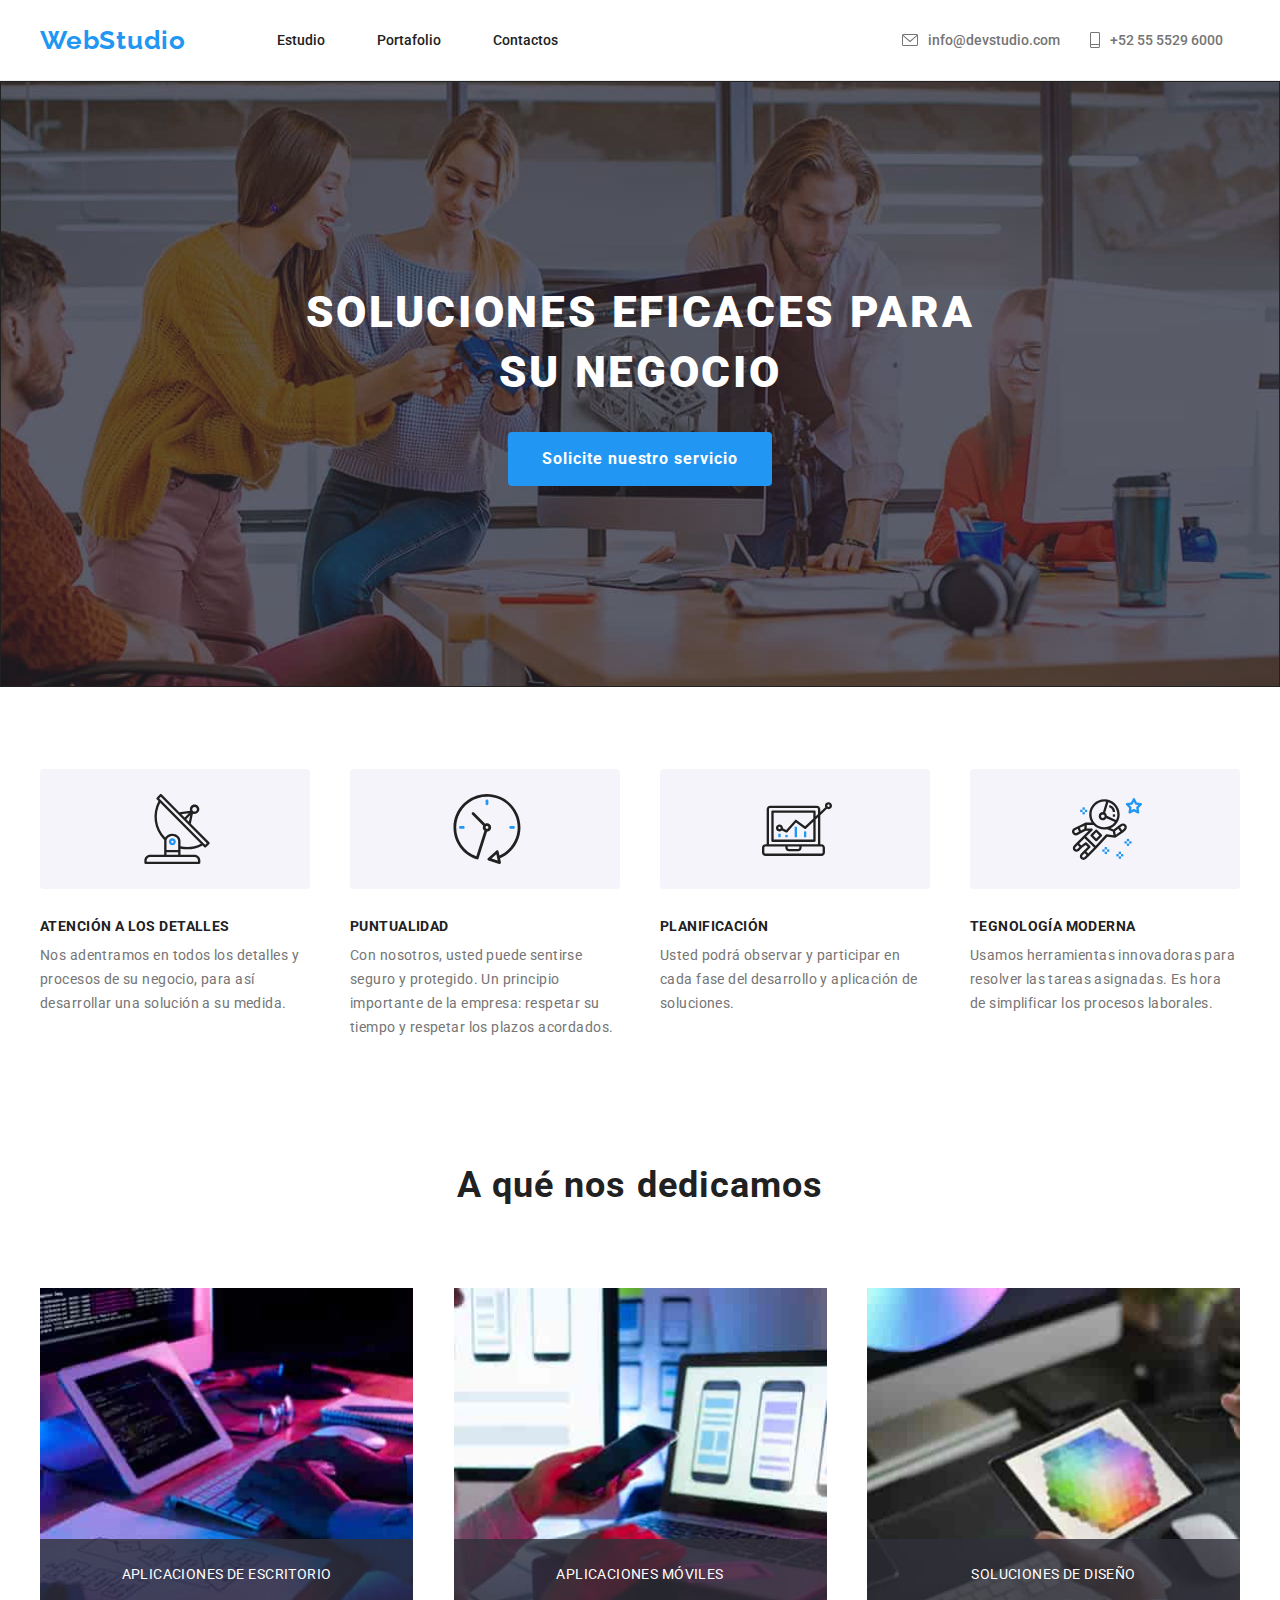
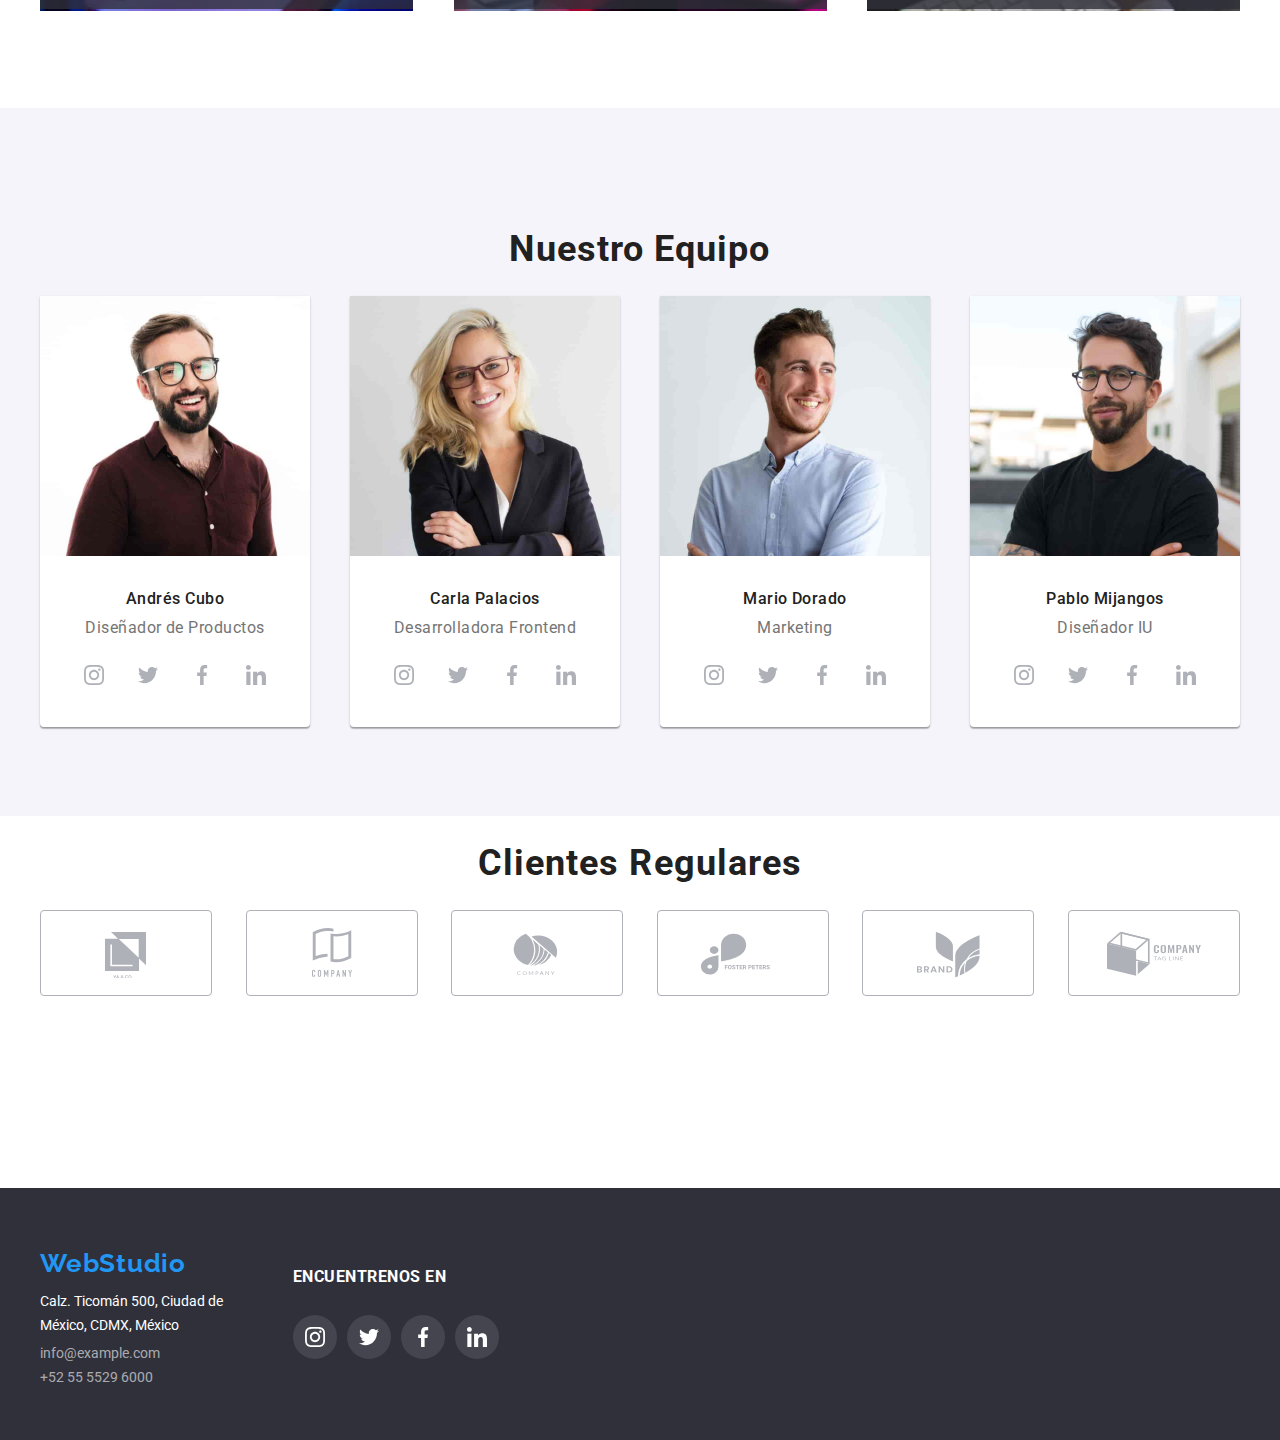
<file: index.html>
<!DOCTYPE html>
<html lang="en">
  <head>
    <meta charset="UTF-8" />
    <meta http-equiv="X-UA-Compatible" content="IE=edge" />
    <meta name="viewport" content="width=device-width, initial-scale=1.0" />
    <title>WebStudio</title>
    <link rel="stylesheet" href="css/modern-normalize.css" />
    <link rel="stylesheet" href="css/styles.css" />
    <link rel="preconnect" href="https://fonts.googleapis.com" />
    <link rel="preconnect" href="https://fonts.gstatic.com" crossorigin />
    <link
      href="https://fonts.googleapis.com/css2?family=Raleway:wght@700&family=Roboto:wght@100;400;500;700;900&display=swap"
      rel="stylesheet"
    />
  </head>
  <body>
    <header>
      <section class="header-menu container">
        <a class="logo top" href="index.html">WebStudio</a>
        <nav>
          <ul class="header-links">
            <li class="header-element">
              <a class="header-link" href="#estudio">Estudio</a>
            </li>
            <li class="header-element">
              <a class="header-link" href="portfolio.html">Portafolio</a>
            </li>
            <li class="header-element">
              <a class="header-link" href="#contacto">Contactos</a>
            </li>
          </ul>
        </nav>
        <ul class="contact-information">
          <li class="header-contact">
            <a class="link-contact" href="mailto:info@devstudio.com"
              ><svg
                xmlns="http://www.w3.org/2000/svg"
                width="16"
                height="12"
                fill="none"
              >
                <path
                  fill="#757575"
                  d="M14.5 0h-13C.67 0 0 .67 0 1.5v9c0 .83.67 1.5 1.5 1.5h13c.83 0 1.5-.67 1.5-1.5v-9c0-.83-.67-1.5-1.5-1.5Zm0 1a.5.5 0 0 1 .2.04L8 6.84l-6.7-5.8A.5.5 0 0 1 1.5 1h13Zm0 10h-13a.5.5 0 0 1-.5-.5V2.1l6.67 5.78a.5.5 0 0 0 .66 0L15 2.1v8.4a.5.5 0 0 1-.5.5Z"
                />
              </svg>
              info@devstudio.com</a
            >
          </li>
          <li class="header-contact">
            <a class="link-contact" href="tel:+525555296000">
              <svg
                width="10"
                height="16"
                viewBox="0 0 10 16"
                fill="none"
                xmlns="http://www.w3.org/2000/svg"
              >
                <path
                  d="M8.5 0H1.5C0.672848 0 0 0.672848 0 1.5V14.5C0 15.3272 0.672848 16 1.5 16H8.5C9.32715 16 10 15.3272 10 14.5V1.5C10 0.672848 9.32715 0 8.5 0ZM1.5 1H8.5C8.77588 1 9 1.22412 9 1.5V12H1V1.5C1 1.22412 1.22412 1 1.5 1ZM8.5 15H1.5C1.22412 15 1 14.7759 1 14.5V13H9V14.5C9 14.7759 8.77588 15 8.5 15Z"
                  fill="#757575"
                />
              </svg>
              +52 55 5529 6000
            </a>
          </li>
        </ul>
      </section>
    </header>

    <main>
      <section class="title" id="estudio">
        <h1 class="title-text">SOLUCIONES EFICACES PARA SU NEGOCIO</h1>
        <button data-modal-open type="button" class="title-button">
          Solicite nuestro servicio
        </button>
        <section class="backdrop is-hidden" data-modal>
          <div class="modal">
            <button class="modal-close" data-modal-close>X</button>
          </div>
        </section>
      </section>
      <section class="container">
        <section class="attribute-table">
          <ul>
            <li class="table-icon">
              <svg>
                <use href="./images/icons/icons.svg#antenna"></use>
              </svg>
            </li>
            <li class="attribute">ATENCIÓN A LOS DETALLES</li>
            <li class="description">
              Nos adentramos en todos los detalles y procesos de su negocio,
              para así desarrollar una solución a su medida.
            </li>
          </ul>
          <ul>
            <li class="table-icon">
              <svg>
                <use href="./images/icons/icons.svg#clock"></use>
              </svg>
            </li>
            <li class="attribute">PUNTUALIDAD</li>
            <li class="description">
              Con nosotros, usted puede sentirse seguro y protegido. Un
              principio importante de la empresa: respetar su tiempo y respetar
              los plazos acordados.
            </li>
          </ul>
          <ul>
            <li class="table-icon">
              <svg>
                <use href="./images/icons/icons.svg#diagram"></use>
              </svg>
            </li>
            <li class="attribute">PLANIFICACIÓN</li>
            <li class="description">
              Usted podrá observar y participar en cada fase del desarrollo y
              aplicación de soluciones.
            </li>
          </ul>
          <ul>
            <li class="table-icon">
              <svg>
                <use href="./images/icons/icons.svg#astronaut"></use>
              </svg>
            </li>
            <li class="attribute">TEGNOLOGÍA MODERNA</li>
            <li class="description">
              Usamos herramientas innovadoras para resolver las tareas
              asignadas. Es hora de simplificar los procesos laborales.
            </li>
          </ul>
        </section>
        <section>
          <h2>A qué nos dedicamos</h2>
          <ul class="product-images">
            <li class="imagenes">
              <img
                src="images/typing.jpg"
                alt="Alguien planificando en su oficina"
                width="373"
                height="323"
              />
              <div class="imagenes-bar"><p>APLICACIONES DE ESCRITORIO</p></div>
            </li>
            <li class="imagenes">
              <img
                src="images/phone.jpg"
                alt="Alguien usando el telefono y una laptop"
                width="373"
                height="323"
              />
              <div class="imagenes-bar"><p>APLICACIONES MÓVILES</p></div>
            </li>
            <li class="imagenes">
              <img
                src="images/tablet.jpg"
                alt="Alguien diseñando en una tablet"
                width="373"
                height="323"
              />
              <div class="imagenes-bar"><p>SOLUCIONES DE DISEÑO</p></div>
            </li>
          </ul>
        </section>
      </section>
      <section class="section cartas">
        <section class="container">
          <h2>Nuestro Equipo</h2>
          <div class="cards">
            <ul class="card">
              <li>
                <img
                  src="images/man1.jpg"
                  alt="Hombre con barba poblada, camisa vinotinto y gafas, sonriendo"
                  width="270"
                  height="260"
                />
              </li>
              <li>
                <dl>
                  <dt class="name">Andrés Cubo</dt>
                  <dd class="task">Diseñador de Productos</dd>
                </dl>
              </li>
              <li>
                <ul class="icons-card">
                  <li class="icon-card">
                    <svg
                      xmlns="http://www.w3.org/2000/svg"
                      width="44px"
                      height="44px"
                    >
                      <use href="./images/icons/icons.svg#instagram"></use>
                    </svg>
                  </li>
                  <li class="icon-card">
                    <svg
                      xmlns="http://www.w3.org/2000/svg"
                      width="44px"
                      height="44px"
                    >
                      <use href="./images/icons/icons.svg#twitter"></use>
                    </svg>
                  </li>
                  <li class="icon-card">
                    <svg
                      xmlns="http://www.w3.org/2000/svg"
                      width="44px"
                      height="44px"
                    >
                      <use href="./images/icons/icons.svg#facebook"></use>
                    </svg>
                  </li>
                  <li class="icon-card">
                    <svg
                      xmlns="http://www.w3.org/2000/svg"
                      width="44px"
                      height="44px"
                    >
                      <use href="./images/icons/icons.svg#linkedin"></use>
                    </svg>
                  </li>
                </ul>
              </li>
            </ul>

            <ul class="card">
              <li>
                <img
                  src="images/woman.jpg"
                  alt="Mujer rubia con ropa elegante y gafas, sonriendo"
                  width="270"
                  height="260"
                />
              </li>
              <li>
                <dl>
                  <dt class="name">Carla Palacios</dt>
                  <dd class="task">Desarrolladora Frontend</dd>
                </dl>
              </li>
              <li>
                <ul class="icons-card">
                  <li class="icon-card">
                    <svg
                      xmlns="http://www.w3.org/2000/svg"
                      width="44px"
                      height="44px"
                    >
                      <use href="./images/icons/icons.svg#instagram"></use>
                    </svg>
                  </li>
                  <li class="icon-card">
                    <svg
                      xmlns="http://www.w3.org/2000/svg"
                      width="44px"
                      height="44px"
                    >
                      <use href="./images/icons/icons.svg#twitter"></use>
                    </svg>
                  </li>
                  <li class="icon-card">
                    <svg
                      xmlns="http://www.w3.org/2000/svg"
                      width="44px"
                      height="44px"
                    >
                      <use href="./images/icons/icons.svg#facebook"></use>
                    </svg>
                  </li>
                  <li class="icon-card">
                    <svg
                      xmlns="http://www.w3.org/2000/svg"
                      width="44px"
                      height="44px"
                    >
                      <use href="./images/icons/icons.svg#linkedin"></use>
                    </svg>
                  </li>
                </ul>
              </li>
            </ul>

            <ul class="card">
              <li>
                <img
                  src="images/man2.jpg"
                  alt="Hombre delgado con camisa azul claro, sonriendo"
                  width="270"
                  height="260"
                />
              </li>
              <li>
                <dl>
                  <dt class="name">Mario Dorado</dt>
                  <dd class="task">Marketing</dd>
                </dl>
              </li>
              <li>
                <ul class="icons-card">
                  <li class="icon-card">
                    <svg
                      xmlns="http://www.w3.org/2000/svg"
                      width="44px"
                      height="44px"
                    >
                      <use href="./images/icons/icons.svg#instagram"></use>
                    </svg>
                  </li>
                  <li class="icon-card">
                    <svg
                      xmlns="http://www.w3.org/2000/svg"
                      width="44px"
                      height="44px"
                    >
                      <use href="./images/icons/icons.svg#twitter"></use>
                    </svg>
                  </li>
                  <li class="icon-card">
                    <svg
                      xmlns="http://www.w3.org/2000/svg"
                      width="44px"
                      height="44px"
                    >
                      <use href="./images/icons/icons.svg#facebook"></use>
                    </svg>
                  </li>
                  <li class="icon-card">
                    <svg
                      xmlns="http://www.w3.org/2000/svg"
                      width="44px"
                      height="44px"
                    >
                      <use href="./images/icons/icons.svg#linkedin"></use>
                    </svg>
                  </li>
                </ul>
              </li>
            </ul>

            <ul class="card">
              <li>
                <img
                  src="images/man3.jpg"
                  alt="Hombre con barba, camiseta negra y gafas, sonriendo"
                  width="270"
                  height="260"
                />
              </li>
              <li>
                <dl>
                  <dt class="name">Pablo Mijangos</dt>
                  <dd class="task">Diseñador IU</dd>
                </dl>
              </li>
              <li>
                <ul class="icons-card">
                  <li class="icon-card">
                    <svg
                      xmlns="http://www.w3.org/2000/svg"
                      width="44px"
                      height="44px"
                    >
                      <use href="./images/icons/icons.svg#instagram"></use>
                    </svg>
                  </li>
                  <li class="icon-card">
                    <svg
                      xmlns="http://www.w3.org/2000/svg"
                      width="44px"
                      height="44px"
                    >
                      <use href="./images/icons/icons.svg#twitter"></use>
                    </svg>
                  </li>
                  <li class="icon-card">
                    <svg
                      xmlns="http://www.w3.org/2000/svg"
                      width="44px"
                      height="44px"
                    >
                      <use href="./images/icons/icons.svg#facebook"></use>
                    </svg>
                  </li>
                  <li class="icon-card">
                    <svg
                      xmlns="http://www.w3.org/2000/svg"
                      width="44px"
                      height="44px"
                    >
                      <use href="./images/icons/icons.svg#linkedin"></use>
                    </svg>
                  </li>
                </ul>
              </li>
            </ul>
          </div>
        </section>
      </section>
      <!-- _______ ________ CLIENTES REGULARES _______ ________ -->
      <section class="container clients-section">
        <h2>Clientes Regulares</h2>
        <ul class="clients">
          <li class="client">
            <svg
              xmlns="http://www.w3.org/2000/svg"
              width="106"
              height="53"
              fill="none"
            >
              <g clip-path="url(#a)">
                <path
                  fill="#AFB1B8"
                  fill-rule="evenodd"
                  d="m38 7.09 7 6.63H32V45.9h34V33.6l7 6.62V7.1H38Zm27.7 25.73L45.81 14H65.7v18.82Zm-6.18 8.37H37.38V19.54h1.57v20.19h20.57v1.46Zm-16.91 9-.82 1.68-.82-1.68h-.68l1.2 2.24v1.31h.61v-1.3l1.2-2.25h-.7Zm1.03 3.55.28-.83h1.38l.3.83h.64l-1.35-3.55h-.55l-1.35 3.55h.65Zm.97-2.8.52 1.48H44.1l.51-1.48Zm3.26 1.39a.8.8 0 0 0-.13.45c0 .3.1.54.31.73.21.19.5.28.85.28s.65-.1.9-.29l.2.24h.7l-.53-.62c.2-.28.3-.64.3-1.07h-.5c0 .24-.06.45-.16.65l-.68-.81.24-.18c.17-.12.3-.25.37-.37a.79.79 0 0 0-.14-.97.9.9 0 0 0-.63-.23.94.94 0 0 0-.69.24.87.87 0 0 0-.25.66c0 .11.03.23.08.35.05.13.15.27.29.45a2.1 2.1 0 0 0-.53.49Zm1.6.79a.9.9 0 0 1-.56.2.58.58 0 0 1-.42-.16.53.53 0 0 1-.16-.4c0-.19.1-.36.3-.5l.07-.06.77.92Zm-.63-1.58c-.17-.2-.25-.38-.25-.51 0-.12.03-.22.1-.3a.35.35 0 0 1 .27-.12c.11 0 .2.04.27.1.07.07.1.15.1.24 0 .14-.05.25-.15.34l-.07.07-.27.18Zm5.78 1.93c.25-.21.39-.5.42-.89h-.61c-.03.26-.11.44-.23.55-.13.1-.3.16-.55.16a.69.69 0 0 1-.6-.3c-.14-.2-.21-.5-.21-.88v-.31c0-.38.07-.67.22-.87.14-.2.35-.3.62-.3.23 0 .4.06.52.18.12.11.2.3.23.55h.61a1.34 1.34 0 0 0-.41-.9 1.37 1.37 0 0 0-.95-.32c-.3 0-.55.07-.77.2-.22.14-.4.34-.51.6-.12.25-.18.55-.18.88v.33c0 .33.06.62.18.87.12.24.28.43.5.57.22.13.47.2.75.2.4 0 .73-.1.97-.32Zm3.63-.5c.12-.26.18-.57.18-.91v-.2c0-.35-.06-.65-.18-.91a1.36 1.36 0 0 0-1.3-.81c-.28 0-.54.07-.76.21-.22.14-.4.34-.52.6-.12.27-.19.58-.19.93v.2c0 .34.07.64.19.9s.3.46.52.6c.23.14.49.21.77.21.3 0 .55-.07.78-.21.22-.14.4-.34.51-.6Zm-.66-2c.15.2.23.5.23.9v.19c0 .4-.08.7-.23.9a.72.72 0 0 1-.63.32.74.74 0 0 1-.63-.32 1.55 1.55 0 0 1-.23-.9v-.2c0-.4.08-.69.23-.9a.73.73 0 0 1 .63-.31c.27 0 .48.1.63.31Z"
                  clip-rule="evenodd"
                />
              </g>
              <defs>
                <clipPath id="a">
                  <path fill="#fff" d="M0 .09h106v52.83H0z" />
                </clipPath>
              </defs>
            </svg>
          </li>

          <li class="client">
            <svg
              xmlns="http://www.w3.org/2000/svg"
              width="106"
              height="53"
              fill="none"
            >
              <g fill="#AFB1B8" clip-path="url(#a)">
                <path
                  fill-rule="evenodd"
                  d="M50.11 6.02h-.13L49.35 6h-.46a23.94 23.94 0 0 0-1.3.03c-3.64.2-7.2 1.12-10.51 2.68l-.43.21v22.14l1.01-.34a34.33 34.33 0 0 1 10.9-1.91v2.9l-1.06.04h-.08a32.36 32.36 0 0 0-13.65 3.85V7.2a29.73 29.73 0 0 1 7.79-3.17 29.8 29.8 0 0 1 7.33-.94h.43a21.09 21.09 0 0 1 5.13.65V6.6a22.62 22.62 0 0 0-3.54-.53h-.07c-.25-.03-.5-.05-.73-.05Zm5.04 2.93a31.47 31.47 0 0 0 9.67-.92 31.78 31.78 0 0 0 7.42-2.9v27.9a29.81 29.81 0 0 1-7.79 3.16c-2.4.62-4.86.94-7.33.95a22.4 22.4 0 0 1-5.57-.66V8.41a22.96 22.96 0 0 0 3.6.54Zm14.2.21-1.01.35a34.27 34.27 0 0 1-13.07 1.86l-.82-.05V34.1l.7.05c.64.06 1.3.09 1.97.09 2.23-.01 4.46-.3 6.62-.86a27.76 27.76 0 0 0 5.17-1.86l.44-.2V9.15Z"
                  clip-rule="evenodd"
                />
                <path
                  d="M35.74 45.3a1.5 1.5 0 0 0-1.13-.46c-.22 0-.44.04-.65.13a1.46 1.46 0 0 0-.83.84c-.08.2-.12.41-.12.63v3.79c0 .27.04.53.15.78.1.2.22.37.38.5.15.13.33.23.52.28.19.05.38.07.57.08a1.6 1.6 0 0 0 1.57-1.6v-.43h-1v.34c.01.12 0 .23-.05.34a.6.6 0 0 1-.14.21.7.7 0 0 1-.41.14.5.5 0 0 1-.47-.2.9.9 0 0 1-.14-.5v-3.54c0-.2.04-.4.13-.57a.5.5 0 0 1 .48-.23.53.53 0 0 1 .44.22.8.8 0 0 1 .17.5v.33h.98v-.38a1.8 1.8 0 0 0-.45-1.2ZM41.63 45.26a1.77 1.77 0 0 0-1.72-.31c-.2.06-.37.17-.52.3-.17.15-.3.34-.39.54-.1.23-.15.48-.14.73v3.64c-.01.26.04.51.14.75.09.2.22.37.39.5.15.15.32.25.52.33a1.74 1.74 0 0 0 1.18 0 1.55 1.55 0 0 0 1.05-1.57v-3.65a1.64 1.64 0 0 0-.52-1.27Zm-.46 4.9a.66.66 0 0 1-.2.53.73.73 0 0 1-.93 0 .65.65 0 0 1-.2-.53v-3.64a.65.65 0 0 1 .2-.52.73.73 0 0 1 .93 0 .65.65 0 0 1 .2.52v3.64ZM49.37 51.79v-6.9h-.96l-1.25 3.65h-.02l-1.26-3.64h-.94v6.89h.98v-4.2h.02l.96 2.97h.5l.97-2.96h.01v4.19h.99ZM54.96 45.38c-.15-.17-.34-.3-.56-.38a2.18 2.18 0 0 0-.71-.1h-1.46v6.89h.98v-2.7h.5c.31.02.61-.04.89-.18a1.65 1.65 0 0 0 .76-1.13 4.9 4.9 0 0 0-.04-1.77 1.47 1.47 0 0 0-.36-.63Zm-.5 2.1c-.01.13-.04.25-.1.36-.06.1-.14.19-.25.24a1 1 0 0 1-.46.09h-.45v-2.34h.5c.16-.01.3.02.45.08.1.06.18.15.23.26a1 1 0 0 1 .08.38V47.48ZM59.6 44.9h-.8l-1.51 6.89h.98l.29-1.48h1.33l.3 1.48h.97l-1.55-6.9Zm-.9 4.47.49-2.5h.01l.48 2.5h-.98ZM65.95 49.05h-.02l-1.48-4.15h-.94v6.89h.98v-4.15h.02L66 51.8h.92v-6.9h-.98v4.16ZM71.95 44.9l-.8 2.74h-.01l-.8-2.74h-1.03l1.35 3.97v2.92h.98v-2.92l1.35-3.97h-1.04Z"
                />
              </g>
              <defs>
                <clipPath id="a">
                  <path fill="#fff" d="M0 .09h106v52.83H0z" />
                </clipPath>
              </defs>
            </svg>
          </li>
          <li class="client">
            <svg
              xmlns="http://www.w3.org/2000/svg"
              width="106"
              height="53"
              fill="none"
            >
              <path
                fill="#AFB1B8"
                d="M36.4 49.19a.13.13 0 0 1 .1.03l.2.21c-.16.17-.37.3-.6.4-.28.1-.58.14-.87.14-.28 0-.56-.04-.82-.13a1.67 1.67 0 0 1-1.01-.95 1.93 1.93 0 0 1 0-1.5c.1-.2.24-.4.43-.57.18-.16.4-.3.65-.38a2.57 2.57 0 0 1 1.63 0c.21.07.41.19.58.32l-.18.23a.18.18 0 0 1-.05.04.12.12 0 0 1-.07.01.18.18 0 0 1-.08-.02l-.1-.06-.13-.07a1.56 1.56 0 0 0-.76-.16c-.2 0-.41.03-.6.1a1.29 1.29 0 0 0-.78.73 1.5 1.5 0 0 0-.12.58c0 .2.04.4.11.6a1.24 1.24 0 0 0 .76.72c.18.06.37.1.56.1l.33-.03a1.32 1.32 0 0 0 .72-.3.17.17 0 0 1 .1-.04ZM42.7 48.14c0 .25-.04.5-.14.74-.1.21-.23.4-.41.57-.19.16-.4.3-.65.38-.53.17-1.12.17-1.66 0a1.91 1.91 0 0 1-.64-.38 1.68 1.68 0 0 1-.41-.58c-.2-.48-.2-1 0-1.48.1-.21.23-.4.41-.58.19-.15.4-.28.64-.36a2.61 2.61 0 0 1 1.66 0c.24.09.46.22.65.38a1.7 1.7 0 0 1 .55 1.31Zm-.57 0c0-.2-.03-.4-.1-.6a1.22 1.22 0 0 0-.75-.71 1.92 1.92 0 0 0-1.2 0 1.3 1.3 0 0 0-.47.28 1.2 1.2 0 0 0-.3.44c-.13.38-.13.8 0 1.18a1.2 1.2 0 0 0 .76.72c.39.13.82.13 1.2 0 .18-.06.34-.15.47-.27.13-.13.23-.28.29-.45.07-.19.1-.39.1-.59ZM47 48.76l.06.13.06-.13.07-.13 1.4-2.2c.02-.04.05-.06.07-.07a.38.38 0 0 1 .12-.01h.41v3.58h-.49V47.06l-1.4 2.23a.2.2 0 0 1-.08.09.24.24 0 0 1-.12.03h-.08a.24.24 0 0 1-.12-.03.2.2 0 0 1-.08-.09l-1.44-2.24v2.87h-.48v-3.57h.42l.11.01.08.07 1.42 2.2.07.13ZM52.24 48.58v1.34h-.54v-3.57h1.21c.23 0 .46.02.68.08.18.04.34.12.48.22.12.1.22.22.28.35.06.15.1.3.09.46a1 1 0 0 1-.4.81c-.14.11-.3.2-.48.24a2.3 2.3 0 0 1-.66.08h-.66Zm0-.38h.66c.15 0 .29-.02.43-.05a.92.92 0 0 0 .3-.16.69.69 0 0 0 .25-.54.6.6 0 0 0-.05-.29.69.69 0 0 0-.2-.24c-.2-.14-.46-.21-.73-.2h-.66v1.48ZM59.57 49.93h-.43a.2.2 0 0 1-.12-.03.22.22 0 0 1-.07-.09l-.37-.86h-1.86l-.39.86a.2.2 0 0 1-.2.12h-.42l1.64-3.58h.57l1.65 3.58Zm-2.7-1.33h1.54l-.65-1.46c-.05-.1-.09-.22-.12-.33l-.06.18-.06.16-.65 1.45ZM61.93 46.37c.03.01.06.03.08.06l2.39 2.7v-2.78h.48v3.58h-.27c-.04 0-.08 0-.11-.02a.3.3 0 0 1-.09-.07l-2.38-2.7v2.79h-.49v-3.58h.3c.02 0 .06 0 .09.02ZM68.9 48.5v1.43h-.54V48.5l-1.51-2.16h.49a.2.2 0 0 1 .12.03l.07.08.94 1.4a2.15 2.15 0 0 1 .17.3l.07-.14.1-.17.92-1.4a.38.38 0 0 1 .07-.07.18.18 0 0 1 .12-.04h.5l-1.52 2.17ZM46.73 40.34l.72.07a19.95 19.95 0 0 0 8.95-6.73 16.11 16.11 0 0 0 3.18-9.9l-4.06-3.53c.83 3.73.44 7.59-1.11 11.13a20.96 20.96 0 0 1-7.68 8.96Z"
              />
              <path
                fill="#AFB1B8"
                d="m45.28 40.18.11.02c3.7-2.3 6.53-5.52 8.1-9.23a17.33 17.33 0 0 0 .76-11.59l-5.78-5.02a21.53 21.53 0 0 1 2.71 13.31 22.68 22.68 0 0 1-5.9 12.5ZM64.87 27.91a18.04 18.04 0 0 1-6.8 9.9c-1 .75-2.08 1.43-3.22 2 2.79-.7 5.36-1.97 7.5-3.68a16.65 16.65 0 0 0 4.86-6.18l-2.34-2.04Z"
              />
              <path
                fill="#AFB1B8"
                d="m63.95 27.35-3.34-2.9a16.76 16.76 0 0 1-3.13 9.35 20.38 20.38 0 0 1-8.16 6.67h.02c.75 0 1.5-.04 2.24-.12a20.61 20.61 0 0 0 8.07-5.15 16.95 16.95 0 0 0 4.3-7.85ZM45.77 12.25l-3.98-3.46A18.75 18.75 0 0 0 33 14.8a15 15 0 0 0-3.33 9.27 15.14 15.14 0 0 0 4.03 10.1 19.39 19.39 0 0 0 10.31 5.81 21.84 21.84 0 0 0 6.1-13.62 21.22 21.22 0 0 0-4.35-14.12ZM73.14 26.81c-.01-4.34-2-8.5-5.54-11.57a20.45 20.45 0 0 0-13.32-4.81c-2.31 0-4.6.36-6.76 1.09l24.36 21.16a14.35 14.35 0 0 0 1.26-5.87Z"
              />
            </svg>
          </li>
          <li class="client">
            <svg
              xmlns="http://www.w3.org/2000/svg"
              width="106"
              height="53"
              fill="none"
            >
              <path
                fill="#AFB1B8"
                d="M24.15 21.19c-2.4 0-4.35 1.73-4.35 3.86s1.95 3.86 4.34 3.86c2.4 0 4.35-1.73 4.35-3.86s-1.95-3.86-4.34-3.86ZM56.2 19.96c-.01-2.96-1.34-5.8-3.7-7.9a13.43 13.43 0 0 0-8.87-3.27c-3.33 0-6.53 1.18-8.88 3.27a10.6 10.6 0 0 0-3.7 7.9v16.32S56.2 33.79 56.2 19.96ZM11 41.64c0 2.06.93 4.03 2.57 5.49a9.35 9.35 0 0 0 6.17 2.28c2.32 0 4.54-.83 6.18-2.28a7.38 7.38 0 0 0 2.57-5.5V30.29S11 32.01 11 41.64Zm8.74 2.03c-.45 0-.9-.12-1.27-.34a2.1 2.1 0 0 1-.84-.91 1.83 1.83 0 0 1-.13-1.18c.09-.4.3-.76.63-1.04a2.4 2.4 0 0 1 1.17-.56c.44-.08.9-.04 1.32.12.42.15.78.41 1.03.75a1.88 1.88 0 0 1-.28 2.57 2.54 2.54 0 0 1-1.62.6ZM35.73 40.03v4.26h-.88v-4.26h.88Zm1.7 1.82v.69h-1.94v-.69h1.94Zm.2-1.82v.69H35.5v-.7h2.14Zm4.02 2.03v.2c0 .33-.05.62-.13.88-.1.25-.22.47-.38.66-.16.18-.35.31-.57.4-.22.1-.47.15-.74.15a1.65 1.65 0 0 1-1.31-.56c-.16-.18-.28-.4-.37-.65a2.7 2.7 0 0 1-.13-.88v-.2c0-.32.04-.62.13-.87.09-.26.2-.48.37-.66.16-.18.35-.32.57-.42.23-.1.47-.14.74-.14s.51.05.73.14c.23.1.42.24.58.42.16.18.29.4.37.66.1.25.14.55.14.87Zm-.89.2v-.2c0-.23-.02-.43-.06-.6a1.3 1.3 0 0 0-.18-.44.78.78 0 0 0-.7-.35.8.8 0 0 0-.69.35c-.06.12-.12.27-.17.44a2.6 2.6 0 0 0-.06.6v.2c0 .23.02.43.06.6.05.17.1.32.19.44.08.12.17.2.29.26.11.06.25.1.4.1.14 0 .27-.03.39-.1a.79.79 0 0 0 .29-.26c.08-.12.14-.27.18-.44.04-.17.06-.37.06-.6Zm3.74.92a.56.56 0 0 0-.03-.2.39.39 0 0 0-.13-.18c-.06-.05-.14-.1-.25-.15l-.43-.16c-.19-.06-.37-.13-.55-.21a2.26 2.26 0 0 1-.45-.27c-.13-.11-.24-.23-.31-.37a1 1 0 0 1-.12-.48 1 1 0 0 1 .12-.49c.08-.14.19-.27.33-.37.14-.1.3-.19.5-.25a2.25 2.25 0 0 1 1.46.09c.23.11.41.27.54.47.13.2.2.42.2.67h-.88a.66.66 0 0 0-.07-.33.54.54 0 0 0-.24-.22.84.84 0 0 0-.4-.08.9.9 0 0 0-.37.07.5.5 0 0 0-.23.18.45.45 0 0 0-.08.26c0 .07.02.14.06.2.03.05.09.1.16.16a3.83 3.83 0 0 0 .63.28c.23.07.44.14.61.23.18.09.33.19.45.3a1.1 1.1 0 0 1 .36.84c0 .19-.04.35-.1.5-.08.15-.18.27-.32.37-.14.1-.3.18-.5.23a2.37 2.37 0 0 1-1.81-.25 1.25 1.25 0 0 1-.55-1.06h.88c0 .13.02.24.07.33.04.1.1.17.17.23.07.05.16.1.27.12.1.03.22.04.34.04.16 0 .28-.02.38-.07a.46.46 0 0 0 .3-.43Zm3.39-3.15v4.26H47v-4.26h.88Zm1.3 0v.69h-3.47v-.7h3.48Zm3.37 3.58v.68H50.3v-.68h2.27Zm-1.98-3.58v4.26h-.88v-4.26h.88Zm1.69 1.74v.66h-1.98v-.66h1.98Zm.29-1.74v.69h-2.27v-.7h2.27Zm.51 0h1.6c.32 0 .6.05.84.14.23.1.41.25.54.44.13.19.2.43.2.7 0 .23-.05.43-.13.6-.07.16-.18.3-.32.4-.14.1-.3.2-.5.26l-.27.14h-1.38v-.68h1.02a.8.8 0 0 0 .38-.08c.1-.06.18-.13.23-.23a.7.7 0 0 0 .08-.34.77.77 0 0 0-.07-.36.51.51 0 0 0-.24-.22.85.85 0 0 0-.39-.08h-.7v3.57h-.89v-4.26Zm2.39 4.26-.97-1.9h.92l.99 1.86v.04h-.94Zm4.61-1.52H59v-.68h1.08a.9.9 0 0 0 .41-.08c.1-.06.19-.14.23-.24.05-.1.08-.21.08-.34a.86.86 0 0 0-.08-.35.6.6 0 0 0-.23-.26.76.76 0 0 0-.4-.1h-.79v3.57h-.88v-4.26h1.66c.34 0 .62.06.86.18a1.3 1.3 0 0 1 .74 1.22c0 .27-.06.51-.19.71-.12.2-.3.36-.55.47-.24.1-.52.16-.86.16Zm5.07.84v.68h-2.27v-.68h2.27Zm-1.98-3.58v4.26h-.88v-4.26h.88Zm1.69 1.74v.66h-1.98v-.66h1.98Zm.29-1.74v.69h-2.27v-.7h2.27Zm2.48 0v4.26h-.88v-4.26h.88Zm1.31 0v.69h-3.48v-.7h3.48Zm3.37 3.58v.68h-2.27v-.68h2.27Zm-1.99-3.58v4.26h-.88v-4.26h.88ZM72 41.77v.66h-1.97v-.66H72Zm.3-1.74v.69h-2.27v-.7h2.26Zm.5 0h1.6c.33 0 .6.05.84.14.24.1.42.25.54.44.13.19.2.43.2.7 0 .23-.04.43-.12.6-.08.16-.19.3-.33.4-.14.1-.3.2-.49.26l-.27.14h-1.39v-.68h1.03a.8.8 0 0 0 .38-.08c.1-.06.18-.13.23-.23a.7.7 0 0 0 .08-.34.77.77 0 0 0-.08-.36.51.51 0 0 0-.23-.22.86.86 0 0 0-.4-.08h-.7v3.57h-.88v-4.26Zm2.4 4.26-.98-1.9h.93l.98 1.86v.04h-.94Zm3.67-1.11a.56.56 0 0 0-.03-.2.39.39 0 0 0-.13-.18c-.06-.05-.14-.1-.25-.15l-.43-.16c-.19-.06-.37-.13-.55-.21a2.26 2.26 0 0 1-.45-.27c-.13-.11-.24-.23-.31-.37a1 1 0 0 1-.11-.48 1 1 0 0 1 .11-.49c.08-.14.19-.27.33-.37.14-.1.3-.19.5-.25a2.25 2.25 0 0 1 1.46.09c.23.11.41.27.54.47.13.2.2.42.2.67h-.87a.66.66 0 0 0-.08-.33.54.54 0 0 0-.24-.22.84.84 0 0 0-.39-.08.9.9 0 0 0-.38.07.5.5 0 0 0-.23.18.45.45 0 0 0-.08.26c0 .07.02.14.06.2.03.05.09.1.16.16a3.83 3.83 0 0 0 .63.28c.24.07.44.14.62.23.17.09.32.19.44.3a1.1 1.1 0 0 1 .36.84c0 .19-.03.35-.1.5-.08.15-.18.27-.32.37-.14.1-.3.18-.49.23a2.37 2.37 0 0 1-1.82-.25 1.25 1.25 0 0 1-.55-1.06h.89c0 .13.02.24.06.33.04.1.1.17.17.23.08.05.17.1.27.12.1.03.22.04.34.04.16 0 .28-.02.38-.07a.46.46 0 0 0 .3-.43Z"
              />
            </svg>
          </li>
          <li class="client">
            <svg
              xmlns="http://www.w3.org/2000/svg"
              width="106"
              height="53"
              fill="none"
            >
              <g fill="#AFB1B8" clip-path="url(#a)">
                <path
                  d="M26.76 44.82c.24.28.37.62.36.98.02.23-.03.46-.13.68-.1.2-.24.4-.43.55-.48.33-1.06.49-1.66.45H22V41.3h2.84a2.6 2.6 0 0 1 1.58.41c.18.14.33.32.42.52.1.2.14.42.13.64.02.34-.1.68-.33.95-.22.24-.52.42-.86.48.38.07.73.25.98.53Zm-3.4-.93h1.2c.28.02.56-.06.78-.2.1-.08.16-.18.2-.28.05-.1.07-.22.06-.33a.7.7 0 0 0-.05-.33.76.76 0 0 0-.2-.28 1.26 1.26 0 0 0-.8-.2h-1.2v1.62Zm2.1 2.37c.1-.08.17-.17.22-.28.05-.11.07-.23.07-.35a.72.72 0 0 0-.07-.35.79.79 0 0 0-.23-.28 1.34 1.34 0 0 0-.82-.23h-1.28v1.7h1.3c.28.02.57-.05.8-.2ZM32.57 47.48 31 45.06h-.6v2.42h-1.36V41.3h2.58a2.7 2.7 0 0 1 1.8.53 1.86 1.86 0 0 1 .2 2.56c-.33.33-.77.56-1.24.63l1.68 2.47h-1.48Zm-2.18-3.26h1.12c.77 0 1.16-.31 1.16-.94a.85.85 0 0 0-.07-.37.92.92 0 0 0-.22-.32 1.28 1.28 0 0 0-.87-.25h-1.13l.01 1.88ZM40.01 46.24H37.3l-.48 1.24h-1.43l2.5-6.12h1.54l2.48 6.12h-1.43L40 46.24Zm-.36-.94-1-2.61-.99 2.61h1.99ZM49.32 47.48h-1.35l-3.03-4.2v4.2H43.6V41.3h1.35l3.03 4.24v-4.24h1.35v6.2ZM57.03 46c-.28.47-.7.85-1.22 1.1-.59.27-1.24.4-1.9.38h-2.4V41.3h2.4c.66-.01 1.31.12 1.9.38.52.24.94.62 1.22 1.08a3.36 3.36 0 0 1 0 3.25Zm-1.54-.15c.38-.4.6-.93.6-1.47 0-.55-.22-1.07-.6-1.48a2.49 2.49 0 0 0-1.7-.53h-.93v4.01h.94c.61.04 1.22-.15 1.69-.53ZM40.86 6.85s17.43 6.03 17.06 14.75v14.76S40.5 30.33 40.86 21.6V6.85ZM73.46 32.9a25.3 25.3 0 0 1 11.08-3.73v-4.62a22.4 22.4 0 0 0-11.08 8.35Z"
                />
                <path
                  d="M71.48 34.3a23.1 23.1 0 0 1 13.06-10.72v-13.3s-24.84 8.58-24.31 21v21s1.1-.38 2.85-1.1c0-.67 0-1.35.08-2.03a21.28 21.28 0 0 1 8.32-14.85Z"
                />
                <path
                  d="M69.12 42.1c.13-1.46.42-2.9.87-4.3a19.43 19.43 0 0 0-5.26 12.69c1.41-.62 3.05-1.4 4.78-2.3-.44-2-.57-4.06-.39-6.09ZM70.1 42.18c-.16 1.84-.05 3.69.31 5.5 6.79-3.71 14.41-9.46 14.12-16.4v-.6a23.2 23.2 0 0 0-12.91 5.52 19.26 19.26 0 0 0-1.51 5.98Z"
                />
              </g>
              <defs>
                <clipPath id="a">
                  <path fill="#fff" d="M0 .09h106v52.83H0z" />
                </clipPath>
              </defs>
            </svg>
          </li>
          <li class="client">
            <svg
              xmlns="http://www.w3.org/2000/svg"
              width="106"
              height="53"
              fill="none"
            >
              <path
                fill="#AFB1B8"
                d="M53.42 27.5a2.95 2.95 0 0 1-.6-2v-2.88c0-.88.2-1.55.6-2.01.4-.46 1.1-.69 2.07-.69.91 0 1.57.2 1.95.59.42.5.62 1.1.58 1.72v.68h-1.64v-.69c0-.22-.01-.44-.05-.67a.65.65 0 0 0-.23-.4.95.95 0 0 0-.6-.15 1 1 0 0 0-.62.16.77.77 0 0 0-.28.44c-.04.24-.06.48-.06.72v3.5c-.03.33.05.67.21.98.08.1.2.18.33.24a.9.9 0 0 0 .42.05.9.9 0 0 0 .58-.16.7.7 0 0 0 .25-.42c.03-.24.05-.47.05-.7v-.71h1.64v.64c.04.65-.16 1.28-.57 1.82-.38.43-1.02.64-1.96.64-.95 0-1.66-.23-2.07-.7ZM60.26 27.52c-.42-.44-.62-1.1-.62-1.96v-3.04c0-.85.2-1.5.62-1.94.41-.44 1.1-.66 2.08-.66.96 0 1.65.22 2.06.66.42.44.63 1.09.63 1.94v3.04c0 .85-.21 1.51-.63 1.96-.42.45-1.1.68-2.06.68s-1.67-.23-2.08-.68Zm2.84-.72c.15-.28.22-.6.2-.9v-3.71c.02-.3-.05-.6-.2-.88a.78.78 0 0 0-.33-.25.9.9 0 0 0-.43-.05.92.92 0 0 0-.44.06.79.79 0 0 0-.34.24c-.14.27-.21.57-.2.88v3.73c-.01.3.05.61.2.9a1.16 1.16 0 0 0 1.19.22c.14-.05.25-.13.35-.23v-.01ZM67 20.01h1.77l1.33 5.6 1.36-5.6h1.72l.17 8.08h-1.27l-.14-5.62-1.3 5.62H69.6l-1.36-5.64-.12 5.64h-1.29L67 20ZM75.33 20.01h2.75c1.59 0 2.38.76 2.38 2.3 0 1.46-.83 2.19-2.5 2.19h-.94v3.59h-1.7l.01-8.08Zm2.35 3.45c.17.02.34 0 .5-.04.16-.04.31-.11.44-.21.19-.28.28-.6.24-.91 0-.25-.02-.5-.08-.74a.6.6 0 0 0-.13-.22.7.7 0 0 0-.21-.16c-.24-.1-.5-.14-.76-.13h-.66v2.41h.66ZM82.9 20.01h1.83l1.88 8.08h-1.59l-.37-1.86h-1.63l-.38 1.86h-1.6L82.9 20Zm1.57 5.28-.64-3.4-.63 3.4h1.27ZM88.12 20.01h1.19l2.27 4.6v-4.6H93v8.08h-1.13l-2.29-4.81v4.8h-1.46v-8.07ZM96.3 25l-1.9-4.98H96l1.15 3.2 1.08-3.2h1.56l-1.86 4.99v3.08h-1.64V25ZM56.05 31.62v.42h-1.39v3.28h-.58v-3.28h-1.4v-.42h3.37ZM60.4 35.32h-.46a.2.2 0 0 1-.12-.03.2.2 0 0 1-.08-.09l-.4-.88h-1.92l-.4.88a.24.24 0 0 1-.06.1.2.2 0 0 1-.13.04h-.45l1.7-3.7h.6l1.71 3.68Zm-2.82-1.37h1.6l-.68-1.51a2.7 2.7 0 0 1-.12-.35l-.07.2-.06.15-.67 1.5ZM63.32 34.96h.32a1.92 1.92 0 0 0 .52-.11l.22-.1v-.83h-.67a.14.14 0 0 1-.1-.03.09.09 0 0 1-.02-.03l-.01-.03v-.29h1.32v1.42a2.57 2.57 0 0 1-1.14.38c-.17.02-.33.02-.5.02-.3 0-.58-.04-.86-.13a2.09 2.09 0 0 1-.68-.4 1.8 1.8 0 0 1-.43-.58c-.11-.24-.16-.5-.16-.77a1.7 1.7 0 0 1 .6-1.36c.18-.16.42-.3.67-.38a2.85 2.85 0 0 1 1.38-.1 2.33 2.33 0 0 1 .75.23l.3.2-.17.23a.14.14 0 0 1-.06.05.17.17 0 0 1-.07.02.22.22 0 0 1-.1-.03l-.17-.1a2.13 2.13 0 0 0-.97-.21 2 2 0 0 0-.66.1c-.2.07-.36.17-.5.3-.14.13-.25.3-.32.46-.15.4-.15.84 0 1.24a1.45 1.45 0 0 0 1.5.83ZM68.74 34.9h1.85v.42h-2.42v-3.7h.58l-.01 3.28ZM72.52 35.32h-.58v-3.7h.58v3.7ZM74.68 31.64c.04.01.07.04.09.06l2.48 2.8V31.6h.5v3.72h-.28c-.05 0-.09 0-.13-.02a.33.33 0 0 1-.09-.07l-2.48-2.79v2.88h-.49v-3.7h.3c.04 0 .07 0 .1.02ZM82.04 31.62v.4h-2.06v1.23h1.67v.4h-1.67v1.26h2.06v.4h-2.66v-3.7h2.66ZM21.16 8.74l25.8 6.33v22.15l-25.8-6.32V8.74Zm-1.65-1.89v25.13l29.1 7.14V13.99L19.5 6.85Z"
              />
              <path
                fill="#AFB1B8"
                d="M35.1 50.78 6 43.64V18.5l29.1 7.14v25.13Z"
              />
              <path
                fill="#AFB1B8"
                d="m19.99 8.46 25.46 6.24-10.83 9.35L9.16 17.8l10.83-9.34Zm-.48-1.6L6 18.5l29.1 7.14L48.6 14 19.5 6.85ZM36.74 49.37l11.87-10.25-11.87-2.91v13.16Z"
              />
            </svg>
          </li>
        </ul>
      </section>
    </main>

    <footer id="contacto">
      <section class="container footer-flex">
        <section class="contact-info">
          <a class="logo bottom" href="index.html">WebStudio</a>

          <address class="address">
            Calz. Ticomán 500, Ciudad de <br />
            México, CDMX, México
          </address>

          <address class="contact">
            <a class="footer-contact" href="mailto:info@example.com"
              >info@example.com</a
            >
            <a class="footer-contact" href="tel:+525555296000"
              >+52 55 5529 6000</a
            >
          </address>
        </section>
        <section class="encuentrenos">
          <h3>ENCUENTRENOS EN</h3>
          <ul class="icons">
            <li class="icon">
              <svg
                xmlns="http://www.w3.org/2000/svg"
                width="44px"
                height="44px"
              >
                <use href="./images/icons/icons.svg#instagram"></use>
              </svg>
            </li>
            <li class="icon">
              <svg
                xmlns="http://www.w3.org/2000/svg"
                width="44px"
                height="44px"
              >
                <use href="./images/icons/icons.svg#twitter"></use>
              </svg>
            </li>
            <li class="icon">
              <svg
                xmlns="http://www.w3.org/2000/svg"
                width="44px"
                height="44px"
              >
                <use href="./images/icons/icons.svg#facebook"></use>
              </svg>
            </li>
            <li class="icon">
              <svg
                xmlns="http://www.w3.org/2000/svg"
                width="44px"
                height="44px"
              >
                <use href="./images/icons/icons.svg#linkedin"></use>
              </svg>
            </li>
          </ul>
        </section>
      </section>
    </footer>
    <script src="./js/modal.js"></script>
  </body>
</html>
</file>
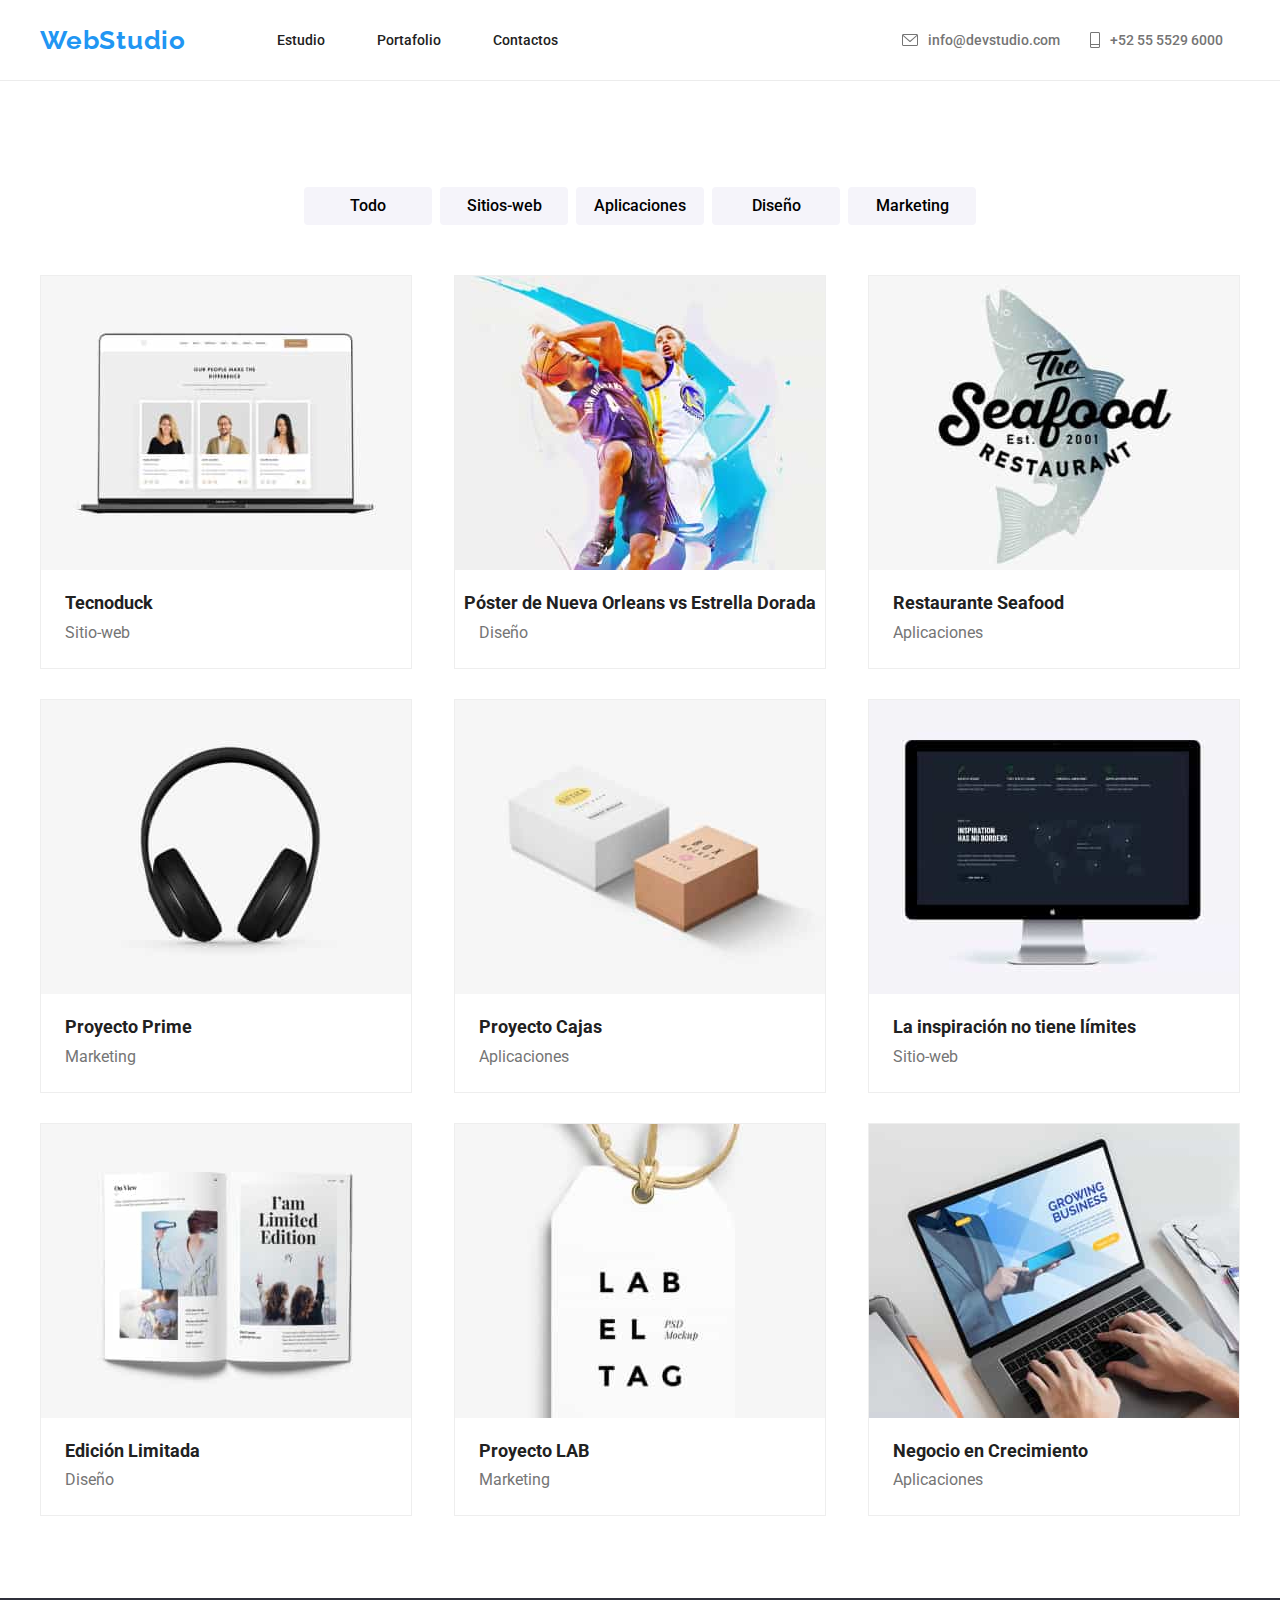
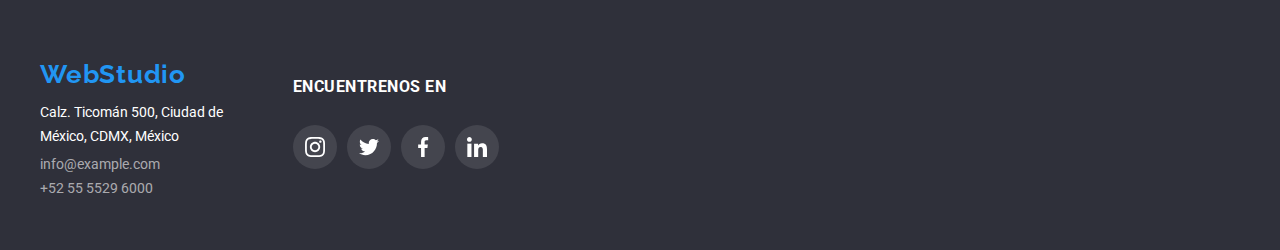
<file: portfolio.html>
<!DOCTYPE html>
<html lang="en">
  <head>
    <meta charset="UTF-8" />
    <meta http-equiv="X-UA-Compatible" content="IE=edge" />
    <meta name="viewport" content="width=device-width, initial-scale=1.0" />
    <title>Portafolio</title>
    <link rel="stylesheet" href="css/modern-normalize.css" />
    <link rel="stylesheet" href="css/styles.css" />
    <link rel="preconnect" href="https://fonts.googleapis.com" />
    <link rel="preconnect" href="https://fonts.gstatic.com" crossorigin />
    <link
      href="https://fonts.googleapis.com/css2?family=Raleway:wght@700&family=Roboto:wght@100;400;500;700;900&display=swap"
      rel="stylesheet"
    />
  </head>
  <body>
    <header>
      <section class="container header-menu">
        <a class="logo top" href="index.html">WebStudio</a>
        <nav>
          <ul class="header-links">
            <li class="header-element">
              <a class="header-link" href="index.html">Estudio</a>
            </li>
            <li class="header-element">
              <a class="header-link" href="#portafolio">Portafolio</a>
            </li>
            <li class="header-element">
              <a class="header-link" href="#contacto">Contactos</a>
            </li>
          </ul>
        </nav>
        <ul class="contact-information">
          <li class="header-contact">
            <a class="link-contact" href="mailto:info@devstudio.com"
              ><svg
                xmlns="http://www.w3.org/2000/svg"
                width="16"
                height="12"
                fill="none"
              >
                <path
                  fill="#757575"
                  d="M14.5 0h-13C.67 0 0 .67 0 1.5v9c0 .83.67 1.5 1.5 1.5h13c.83 0 1.5-.67 1.5-1.5v-9c0-.83-.67-1.5-1.5-1.5Zm0 1a.5.5 0 0 1 .2.04L8 6.84l-6.7-5.8A.5.5 0 0 1 1.5 1h13Zm0 10h-13a.5.5 0 0 1-.5-.5V2.1l6.67 5.78a.5.5 0 0 0 .66 0L15 2.1v8.4a.5.5 0 0 1-.5.5Z"
                />
              </svg>
              info@devstudio.com</a
            >
          </li>
          <li class="header-contact">
            <a class="link-contact" href="tel:+525555296000">
              <svg
                width="10"
                height="16"
                viewBox="0 0 10 16"
                fill="none"
                xmlns="http://www.w3.org/2000/svg"
              >
                <path
                  d="M8.5 0H1.5C0.672848 0 0 0.672848 0 1.5V14.5C0 15.3272 0.672848 16 1.5 16H8.5C9.32715 16 10 15.3272 10 14.5V1.5C10 0.672848 9.32715 0 8.5 0ZM1.5 1H8.5C8.77588 1 9 1.22412 9 1.5V12H1V1.5C1 1.22412 1.22412 1 1.5 1ZM8.5 15H1.5C1.22412 15 1 14.7759 1 14.5V13H9V14.5C9 14.7759 8.77588 15 8.5 15Z"
                  fill="#757575"
                />
              </svg>
              +52 55 5529 6000
            </a>
          </li>
        </ul>
      </section>
    </header>
    <main>
      <section class="container" id="portafolio">
        <ul class="buttons">
          <li>
            <button type="button" class="class-button">Todo</button>
          </li>
          <li>
            <button type="button" class="class-button">Sitios-web</button>
          </li>
          <li>
            <button type="button" class="class-button">Aplicaciones</button>
          </li>
          <li>
            <button type="button" class="class-button">Diseño</button>
          </li>
          <li>
            <button type="button" class="class-button">Marketing</button>
          </li>
        </ul>
      </section>
      <section class="products container">
        <ul class="product">
          <li class="product-image">
            <img
            src="images/images2/laptop.jpg"
            alt="laptop"
            width="370"
            height="294"
            />
            <div class="product-information">
              <p>
                Tecnoduck es una plataforma de distribución de coronavirus de
                última generación. Las compañías usan esta plataforma para el
                espionaje digital y los ataques a los servidores seguros de la
                competencia.
              </p>
            </div>
          </li>
          <li>
            <dl>
              <dt class="product-name">Tecnoduck</dt>
              <dd class="product-type">Sitio-web</dd>
            </dl>
          </li>
        </ul>
        <ul class="product">
          <li class="product-image">
            <img
              src="images/images2/basketball.jpg"
              alt="Jugadores de basketball"
              width="370"
              height="294"
            />
            <div class="product-information">
              <p>
              </p>
            </div>
          </li>
          <li>
            <dl>
              <dt class="product-name basketball">
                Póster de Nueva Orleans vs Estrella Dorada
              </dt>
              <dd class="product-type">Diseño</dd>
            </dl>
          </li>
        </ul>
        <ul class="product">
          <li class="product-image">
            <img
              src="images/images2/seafood.jpg"
              alt="Logo de pescado"
              width="370"
              height="294"
            />
            <div class="product-information">
              <p>
              </p>
            </div>
          </li>
          <li>
            <dl>
              <dt class="product-name">Restaurante Seafood</dt>
              <dd class="product-type">Aplicaciones</dd>
            </dl>
          </li>
        </ul>
        <ul class="product">
          <li class="product-image">
            <img
              src="images/images2/headphones.jpg"
              alt="Audifonos"
              width="370"
              height="294"
            />
            <div class="product-information">
              <p>
              </p>
            </div>
          </li>
          <li>
            <dl>
              <dt class="product-name">Proyecto Prime</dt>
              <dd class="product-type">Marketing</dd>
            </dl>
          </li>
        </ul>
        <ul class="product">
          <li class="product-image">
            <img
              src="images/images2/boxes.jpg"
              alt="Cajas"
              width="370"
              height="294"
            />
            <div class="product-information">
              <p>
              </p>
            </div>
          </li>
          <li>
            <dl>
              <dt class="product-name">Proyecto Cajas</dt>
              <dd class="product-type">Aplicaciones</dd>
            </dl>
          </li>
        </ul>
        <ul class="product">
          <li class="product-image">
            <img
              src="images/images2/website.jpg"
              alt="Pagina web"
              width="370"
              height="294"
            />
            <div class="product-information">
              <p>
              </p>
            </div>
          </li>
          <li>
            <dl>
              <dt class="product-name">La inspiración no tiene límites</dt>
              <dd class="product-type">Sitio-web</dd>
            </dl>
          </li>
        </ul>
        <ul class="product">
          <li class="product-image">
            <img
              src="images/images2/magazine.jpg"
              alt="Revista"
              width="370"
              height="294"
            />
            <div class="product-information">
              <p>
              </p>
            </div>
          </li>
          <li>
            <dl>
              <dt class="product-name">Edición Limitada</dt>
              <dd class="product-type">Diseño</dd>
            </dl>
          </li>
        </ul>
        <ul class="product">
          <li class="product-image">
            <img
              src="images/images2/tag.jpg"
              alt="Etiqueta"
              width="370"
              height="294"
            />
            <div class="product-information">
              <p>
              </p>
            </div>
          </li>
          <li>
            <dl>
              <dt class="product-name">Proyecto LAB</dt>
              <dd class="product-type">Marketing</dd>
            </dl>
          </li>
        </ul>
        <ul class="product">
          <li class="product-image">
            <img
              src="images/images2/business.jpg"
              alt="Negocio online"
              width="370"
              height="294"
            />
            <div class="product-information">
              <p>
              </p>
            </div>
          </li>
          <li>
            <dl>
              <dt class="product-name">Negocio en Crecimiento</dt>
              <dd class="product-type">Aplicaciones</dd>
            </dl>
          </li>
        </ul>
      </section>
    </main>
    <footer id="contacto">
      <section class="container footer-flex">
        <section class="contact-info">
          <a class="logo bottom" href="index.html">WebStudio</a>

          <address class="address">
            Calz. Ticomán 500, Ciudad de <br />
            México, CDMX, México
          </address>

          <address class="contact">
            <a class="footer-contact" href="mailto:info@example.com"
              >info@example.com</a
            >
            <a class="footer-contact" href="tel:+525555296000"
              >+52 55 5529 6000</a
            >
          </address>
        </section>
        <section class="encuentrenos">
          <h3>ENCUENTRENOS EN</h3>
          <ul class="icons">
            <li class="icon">
              <svg
                xmlns="http://www.w3.org/2000/svg"
                width="44px"
                height="44px"
              >
                <use href="./images/icons/icons.svg#instagram"></use>
              </svg>
            </li>
            <li class="icon">
              <svg
                xmlns="http://www.w3.org/2000/svg"
                width="44px"
                height="44px"
              >
                <use href="./images/icons/icons.svg#twitter"></use>
              </svg>
            </li>
            <li class="icon">
              <svg
                xmlns="http://www.w3.org/2000/svg"
                width="44px"
                height="44px"
              >
                <use href="./images/icons/icons.svg#facebook"></use>
              </svg>
            </li>
            <li class="icon">
              <svg
                xmlns="http://www.w3.org/2000/svg"
                width="44px"
                height="44px"
              >
                <use href="./images/icons/icons.svg#linkedin"></use>
              </svg>
            </li>
          </ul>
        </section>
      </section>
    </footer>
  </body>
</html>
</file>
<file: css/styles.css>
@import url(modern-normalize.css);

/* ---------------------- Variables --------------------------------*/
:root {
  --brand-font: "Roboto", sans-serif;
  --common-font-size: 14px;
  --brand-color: rgba(33, 150, 243, 1);
  --background-color: rgb(47, 48, 58);
  --background-color2: #f5f4fa;
  --links-color: #757575;
}

/* _______________ General Styles _______________ */
* {
  padding: 0;
  margin: 0;
  box-sizing: border-box;
}

body {
  color: #212121;
  font-family: var(--brand-font);
  font-size: var(--common-font-size);
  font-weight: 400;
}

h2 {
  font-weight: 700;
  font-size: 36px;
  line-height: 2.625em;
  text-align: center;
  letter-spacing: 0.03em;
  margin-right: auto;
  margin-left: auto;
}

ul {
  list-style-type: none;
}

.container {
  max-width: 1200px;
  margin-right: auto;
  margin-left: auto;
}

.section {
  height: 648px;
  padding-top: 94px;
  padding-bottom: 94px;
}

/* ++++++++++++++++ Header Styles ++++++++++++++++  */
header {
  border-bottom: 1px solid #ececec;
}

.header-menu {
  height: 80px;
  display: flex;
  align-items: center;
  flex-wrap: wrap;
}

.logo {
  font-family: "Raleway", sans-serif;
  color: var(--brand-color);
  font-size: 26px;
  text-decoration: none;
  letter-spacing: 0.03em;
  line-height: 1.938em;
  font-weight: 700;
}

.logo.top {
  margin-right: 91px;
}

.header-links {
  width: 281px;
  padding: 0px;
  display: flex;
  justify-content: space-between;
  align-items: center;
  flex-wrap: wrap;
  margin-right: 344px;
}

.header-link {
  color: inherit;
  text-decoration: none;
  font-weight: 500;
  line-height: 1em;
}

.header-link:hover,
.header-link:focus,
.header-link:active {
  color: var(--brand-color);
}

.header-link::after {
  content: "";
  display: none;
  width: 48px;
  height: 4px;
  background-image: url(./images/line.png);
  background-size: contain;
  position: relative;
  top: 32px;
}

.header-link:hover::after {
  display: block;
}

.contact-information {
  display: flex;
  justify-content: flex-end;
  align-items: center;
  gap: 30px;
}

.header-contact {
  color: var(--links-color);
}

.link-contact {
  color: inherit;
  text-decoration: none;
  font-weight: 500;
  line-height: 1em;

  display: flex;
  justify-content: flex-end;
  align-items: center;
  gap: 10px;
}

.header-contact .link-contact:hover svg path {
  fill: var(--brand-color);
}
.header-contact .link-contact:hover {
  color: var(--brand-color);
}

/* ++++++++++++++++ Main Styles ++++++++++++++++ */
/* ----------------------------- Estudio Styles ----------------------------- */

/* _______ ________ Title Section _______ ________ */
.title {
  background-color: var(--background-color);
  background-image: linear-gradient(
      rgba(47, 48, 58, 0.5),
      rgba(47, 48, 58, 0.5)
    ),
    url("../images/title-image.jpg");
  background-position: 50% 50%;
  border: 1px solid;
}

.title-text {
  color: #fff;
  font-weight: 900;
  font-size: 44px;
  line-height: 60px;
  text-align: center;
  letter-spacing: 0.06em;
  text-transform: uppercase;
  width: 696px;
  height: 120px;
  margin-top: 200px;
  margin-bottom: 30px;
  margin-right: auto;
  margin-left: auto;
}

.title-button {
  display: flex;
  flex-direction: row;
  justify-content: center;
  align-items: center;
  padding: 10px 32px;
  gap: 10px;
  margin-bottom: 200px;

  color: #fff;
  background-color: var(--brand-color);
  border-color: transparent;
  cursor: pointer;
  font-weight: 700;
  font-size: 16px;
  line-height: 1.875em;
  text-align: center;
  letter-spacing: 0.06em;
  border-radius: 4px;
  margin-right: auto;
  margin-left: auto;
}

.backdrop {
  width: 100%;
  height: 100%;
  z-index: 2;
  background-color: rgb(0, 0, 0, 0.5);
  transition: opacity 250ms cubic-bezier(0.4, 0, 0.2, 1),
    visibility 250ms cubic-bezier(0.4, 0, 0.2, 1);

  position: fixed;
  top: 0;
  left: 0;
}

.backdrop.is-hidden {
  visibility: hidden;
  opacity: 0;
  pointer-events: none;
}

.modal {
  width: 528px;
  height: 581px;
  background-color: #fff;
  box-shadow: 0px 1px 3px rgba(0, 0, 0, 0.12), 0px 1px 1px rgba(0, 0, 0, 0.14),
    0px 2px 1px rgba(0, 0, 0, 0.2);
  border-radius: 4px;

  position: absolute;
  top: 221px;
  left: 50%;
  transform: translateX(-50%);
  z-index: 3;
}

.modal-close {
  background-color: #fff;
  width: 30px;
  height: 30px;
  border: 1px solid rgba(0, 0, 0, 0.1);
  border-radius: 50%;
  cursor: pointer;

  position: absolute;
  top: 8px;
  right: 8px;
}

/* _______ ________ Table Section _______ ________ */

.attribute-table {
  display: flex;
  flex-wrap: nowrap;
  justify-content: space-between;
  gap: 30px;
  margin-top: 82px;
  margin-bottom: 99px;
}

.attribute {
  font-weight: 700;
  line-height: 1em;
  letter-spacing: 0.03em;
  text-transform: uppercase;
  text-align: left;
  margin-bottom: 10px;
}

.description {
  color: #757575;
  font-weight: 400;
  line-height: 24px;
  letter-spacing: 0.03em;
  text-align: left;
  width: 270px;
}

.table-icon {
  background: var(--background-color2);
  padding: 25px 102px;
  max-width: 270px;
  max-height: 120px;
  margin-bottom: 30px;
  border-radius: 4px;
}

/* _______ ________A que nos dedicamos PICTURES _______ ________*/

.product-images {
  display: flex;
  justify-content: space-between;
  margin-top: 55px;
  margin-bottom: 94px;
  margin-left: auto;
  margin-right: auto;
}

.imagenes {
  position: relative;
}

.imagenes-bar {
  color: #fff;
  background-color: rgba(47, 48, 58, 0.8);
  font-weight: 700px;
  line-height: 16px;
  text-align: center;
  letter-spacing: 0.03em;
  text-transform: uppercase;
  padding: 27px 79px;

  position: absolute;
  bottom: 5px;
  width: 373px;
  height: 70px;
}
/* _______ ________ Nuestro Equipo PICTURES _______ ________ */

.cartas {
  background-color: var(--background-color2);
  height: 708px;
}

.cards {
  display: flex;
  justify-content: space-between;
}

.card {
  background-color: #fff;
  display: flex;
  flex-direction: column;
  justify-content: center;
  align-items: center;
  box-shadow: 0px 1px 3px rgba(0, 0, 0, 0.12), 0px 1px 1px rgba(0, 0, 0, 0.14),
    0px 2px 1px rgba(0, 0, 0, 0.2);
  border-radius: 0px 0px 4px 4px;
}

.name {
  font-weight: 500;
  font-size: 16px;
  line-height: 1.188em;
  letter-spacing: 0.03em;
  text-align: center;
  margin-top: 30px;
  margin-bottom: 10px;
}

.task {
  color: #757575;
  font-size: 16px;
  line-height: 1.188em;
  letter-spacing: 0.03em;
  text-align: center;
  margin-bottom: 16px;
}

.icons-card {
  display: flex;
  justify-content: flex-start;
  margin-bottom: 30px;
  gap: 10px;
}

.icon-card {
  fill: #afb1b8;
  border-radius: 25px;
  height: 44px;
  width: 44px;
  padding-left: 12px;
  padding-top: 12px;
}

.icon-card:hover {
  fill: #fff;
  background: var(--brand-color);
  cursor: pointer;
}

/* _______ ________ CLIENTES REGULARES _______ ________ */

.clients-section {
  height: 372px;
}

.clients {
  display: flex;
  justify-content: space-between;
  align-items: flex-start;
  gap: 30px;
}

.client {
  padding: 14px 32px;
  border-radius: 4px;
  border: 1px solid #afb1b8;
}

.client:hover svg path,
.client:focus svg path,
.client:active svg path {
  fill: var(--brand-color);
}

.client:hover,
.client:focus,
.client:active {
  border-color: var(--brand-color);
}

/* ----------------------------- Portafolio Styles ----------------------------- */

.buttons {
  display: flex;
  justify-content: center;
  gap: 8px;
  margin-top: 106px;
  margin-bottom: 50px;
}

.class-button {
  background-color: rgba(245, 244, 250, 1);
  border: rgba(245, 244, 250, 1);
  border-radius: 4px;
  font-family: var(--brand-font), sans-serif;
  font-size: 16px;
  line-height: 1.625em;
  font-weight: 500;
  text-align: center;
  width: 128px;
  height: 38px;
}

.class-button:hover,
.class-button:focus,
.class-button:active {
  cursor: pointer;
  background-color: var(--brand-color);
  color: #fff;
  box-shadow: 0px 3px 1px rgba(0, 0, 0, 0.1), 0px 1px 2px rgba(0, 0, 0, 0.08),
    0px 2px 2px rgba(0, 0, 0, 0.12);
}

.products {
  display: flex;
  justify-content: space-between;
  gap: 30px;
  flex-wrap: wrap;
  margin-bottom: 82px;
}

.product {
  background-color: #fff;
  border: 1px solid #eee;
  display: flex;
  flex-direction: column;
  justify-content: center;
  max-width: 372px;
  max-height: 404px;
  object-fit: cover;
}

.product:hover,
.product:focus,
.product:active {
  box-shadow: 0px 1px 1px rgba(0, 0, 0, 0.12), 0px 4px 4px rgba(0, 0, 0, 0.06),
    1px 4px 6px rgba(0, 0, 0, 0.16);
  cursor: pointer;
}

.product-image {
  position: relative;
  overflow: hidden;
}

.product-information {
  color: #fff;
  background-color: rgba(33, 150, 243, 0.9);
  font-weight: 400;
  font-size: 18px;
  line-height: 28px;
  letter-spacing: 0.03em;
  padding: 63px 24px;

  position: absolute;
  top: 0;
  left: 0;
  width: 370px;
  height: 294px;

  transform: translateY(102%);
  transition: transform 250ms ease;
  transition-timing-function: cubic-bezier(0.4, 0, 0.2, 1);
}

.product:hover .product-information {
  transform: translateY(0);
}

.product-name {
  font-weight: 700;
  font-size: 18px;
  margin-top: 20px;
  margin-bottom: 4px;
  text-align: left;
  margin-left: 24px;
  margin-right: 24px;
}

.product-name.basketball {
  margin-left: 0px;
  margin-right: 0px;
  text-align: center;
}

.product-type {
  color: #757575;
  font-size: 16px;
  line-height: 1.875em;
  margin-bottom: 20px;
  text-align: left;
  padding-left: 24px;
}

/* ++++++++++++++++ Footer Styles ++++++++++++++++ */

footer {
  background-color: var(--background-color);
}

.footer-flex {
  display: flex;
  align-items: center;
  gap: 70px;
}

.contact-info {
  height: 252px;
  display: flex;
  flex-direction: column;
  justify-content: center;
}

logo.bottom {
  margin-bottom: 9px;
}

.address {
  color: rgba(255, 255, 255, 1);
  line-height: 24px;
  font-style: normal;
  margin-bottom: 4px;
}

.contact {
  display: flex;
  flex-direction: column;
}

.footer-contact {
  color: rgba(255, 255, 255, 0.6);
  line-height: 24px;
  text-decoration: none;
  font-style: normal;
}

.footer-contact:hover,
.footer-contact:focus,
.footer-contact:active {
  color: var(--brand-color);
}

.encuentrenos h3 {
  color: rgba(255, 255, 255, 1);
  font-weight: 700;
  line-height: 16px;
  letter-spacing: 0.03em;
  text-transform: uppercase;
  text-align: left;
  margin-bottom: 10px;
}

.encuentrenos {
  display: flex;
  flex-direction: column;
  gap: 20px;
}
.icons {
  box-sizing: content-box;
  display: flex;
  justify-content: flex-start;
  gap: 10px;
}

.icon {
  background: rgba(255, 255, 255, 0.1);
  fill: rgba(255, 255, 255, 1);

  border-radius: 25px;
  height: 44px;
  width: 44px;

  padding-left: 12px;
  padding-top: 12px;
}

.icon:hover {
  background: var(--brand-color);
  cursor: pointer;
}
</file>
